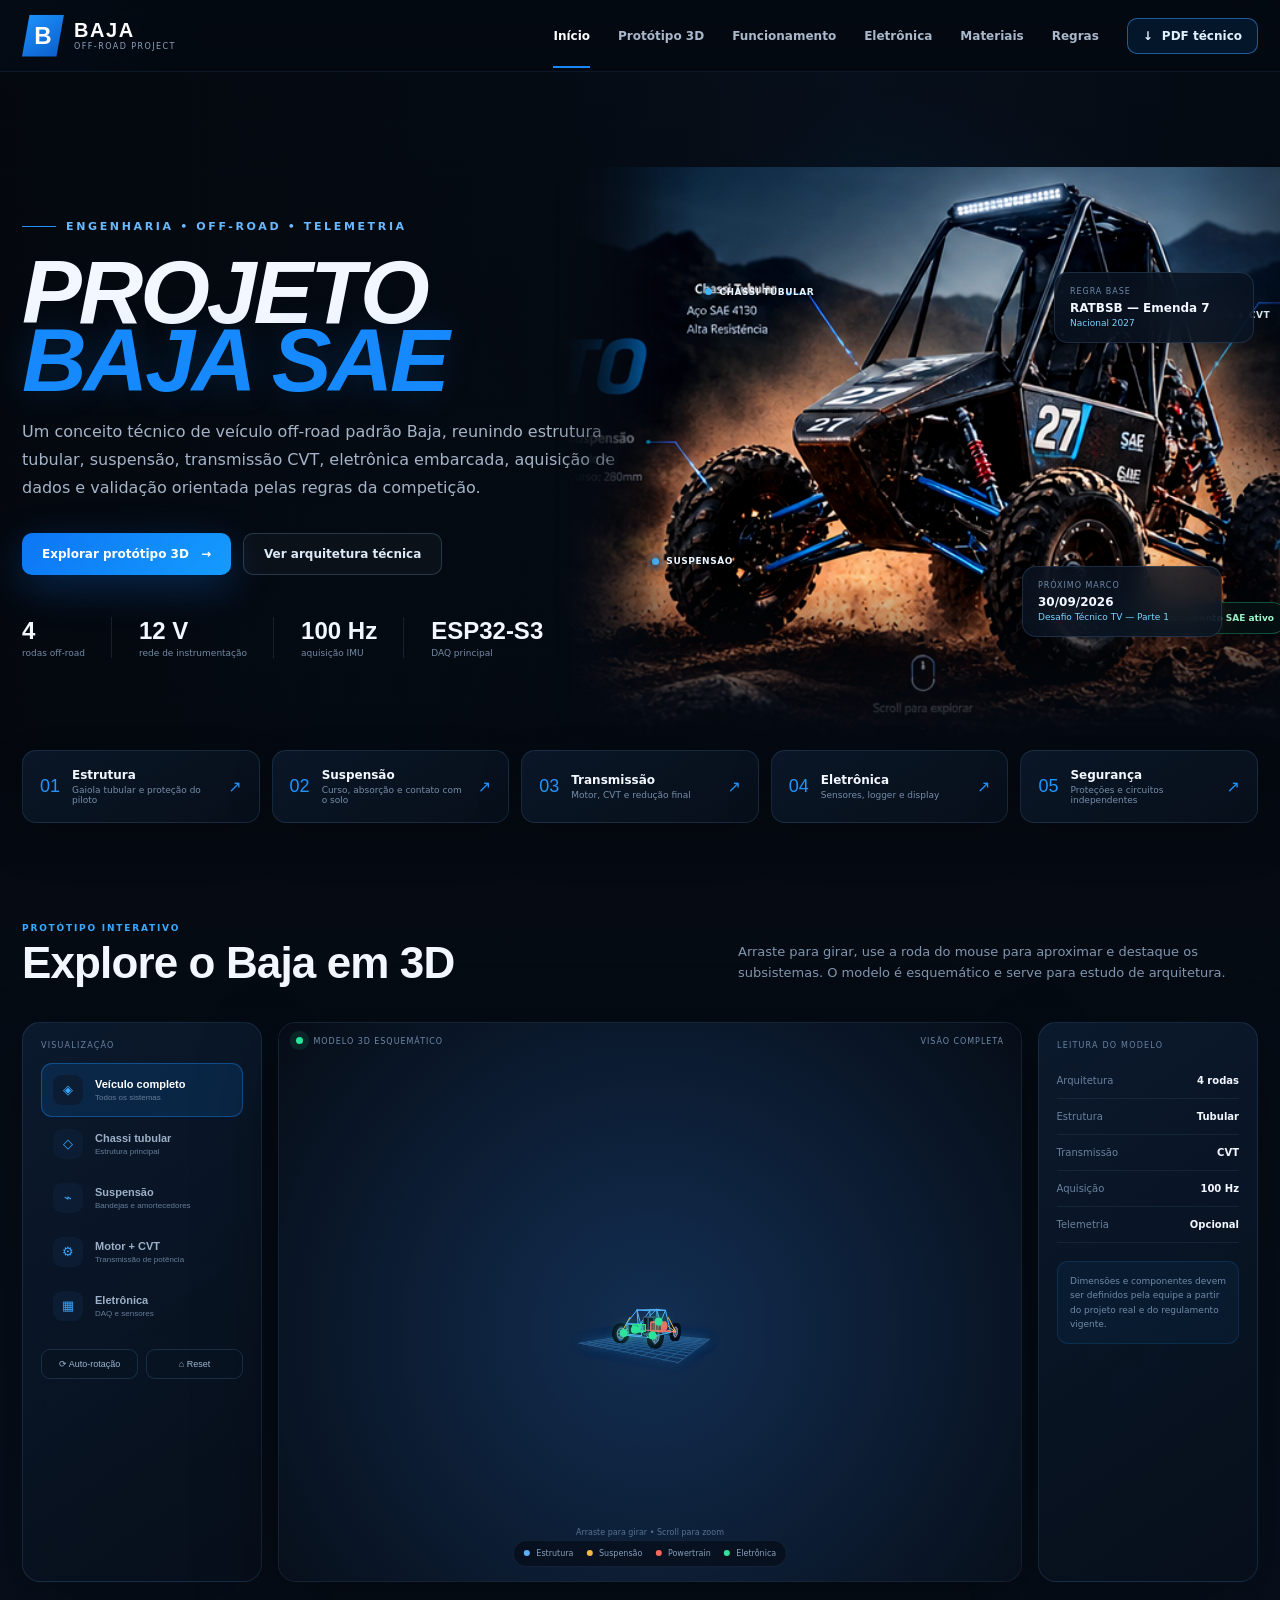
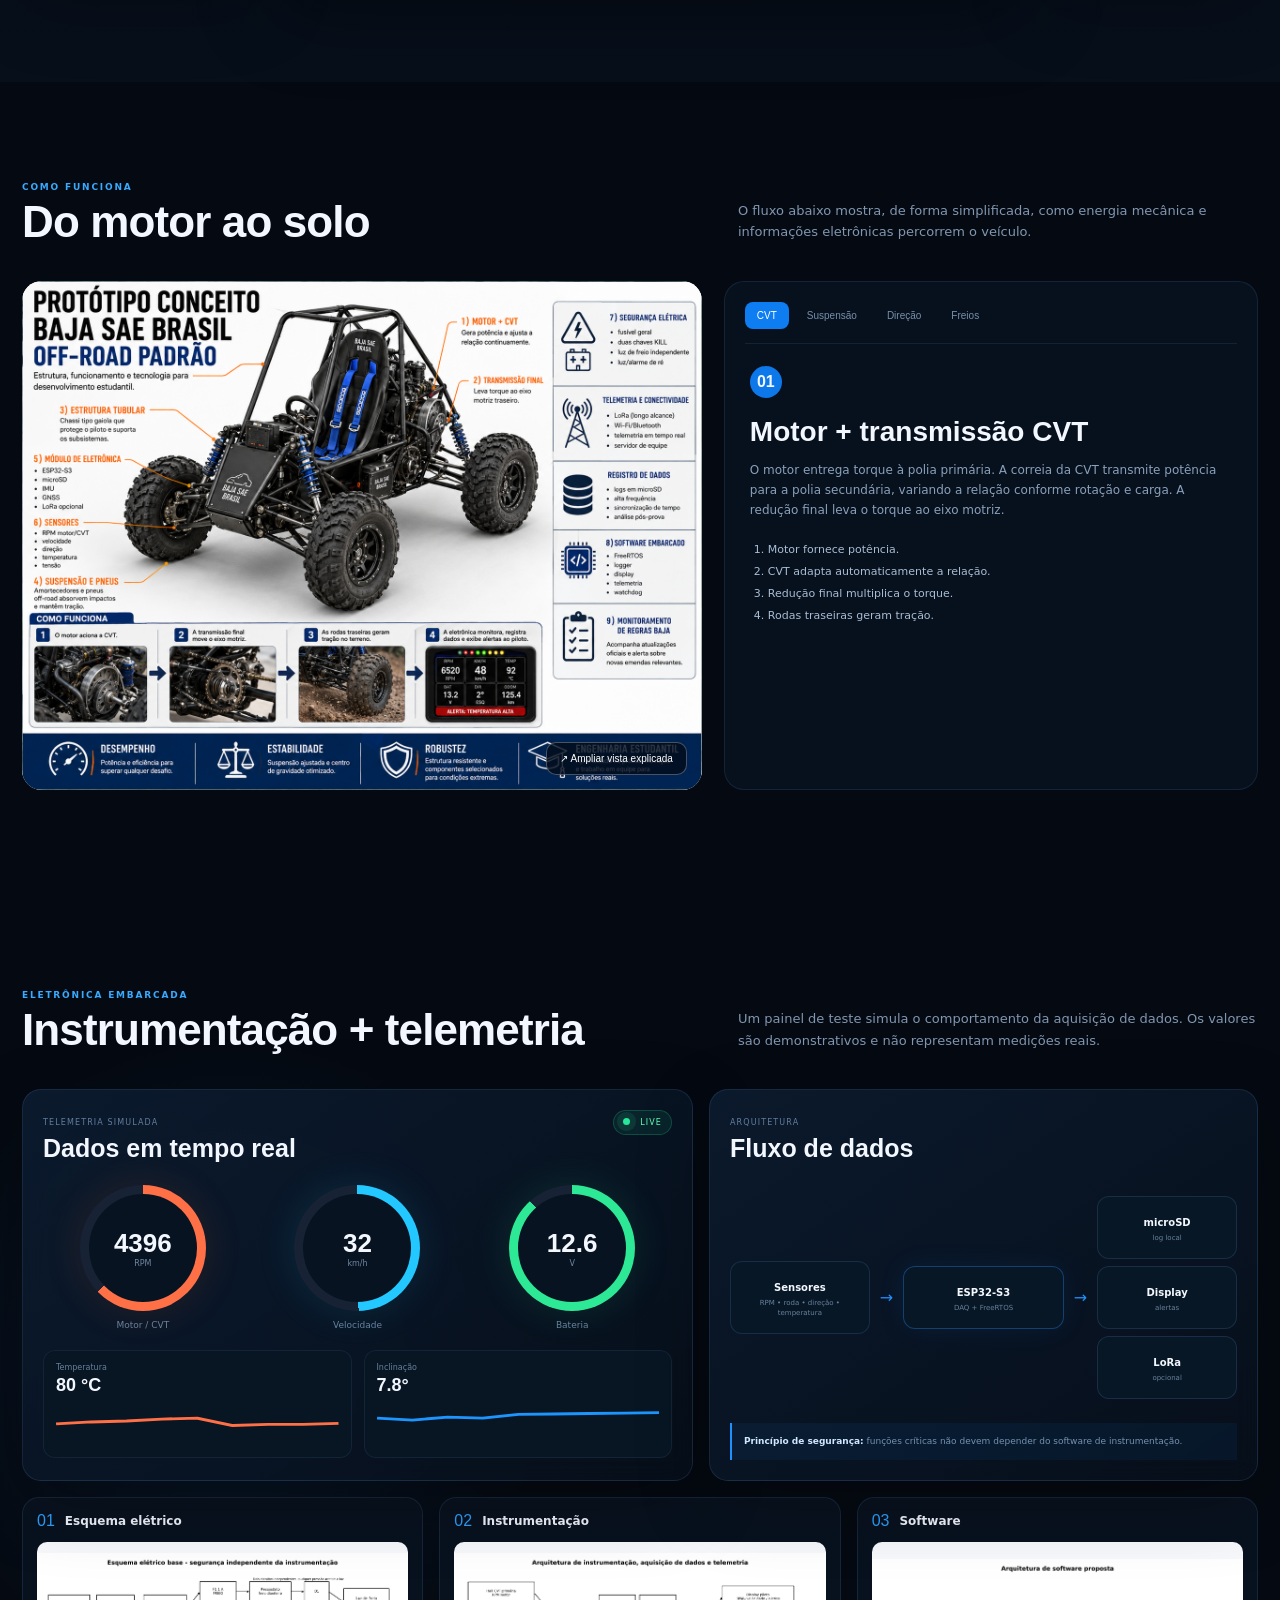
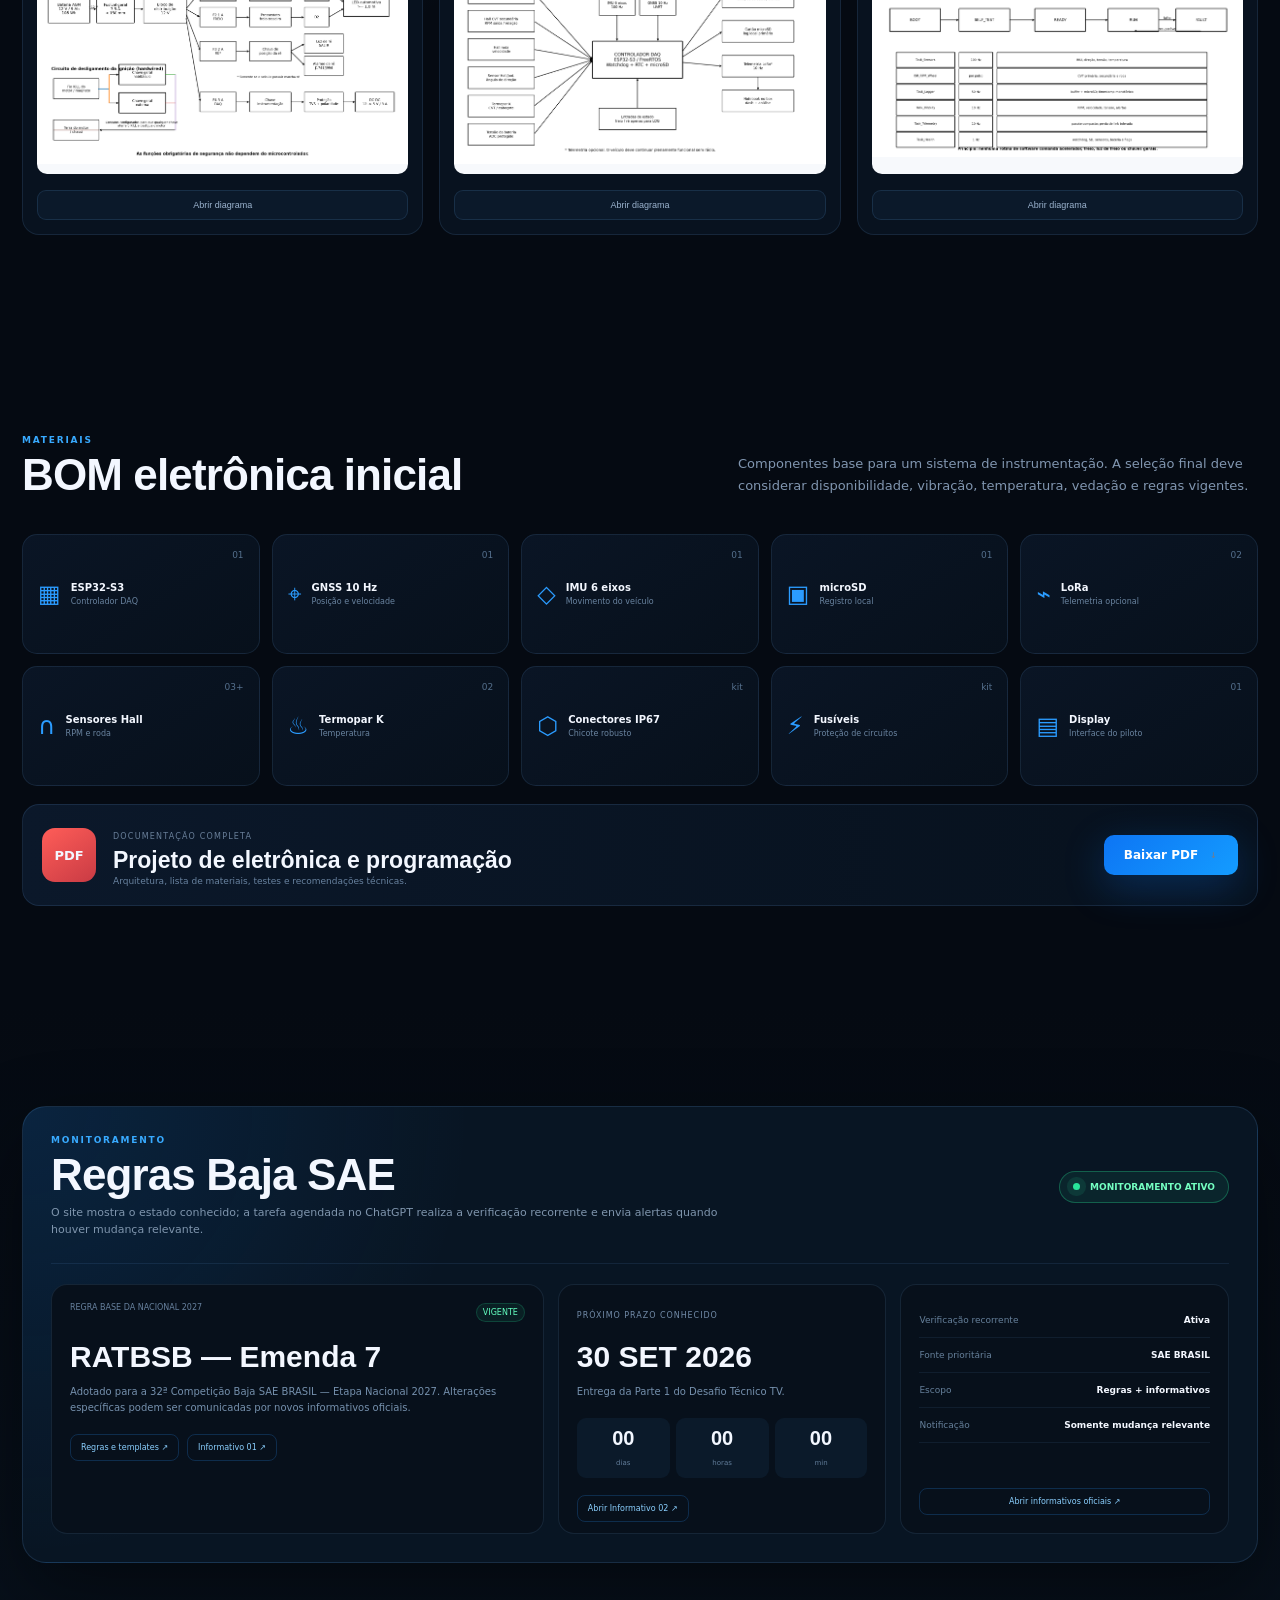
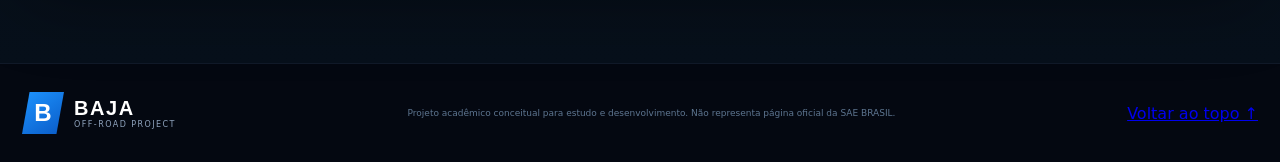
<file: index.html>
<!doctype html>
<html lang="pt-BR">
<head>
  <meta charset="utf-8" />
  <meta name="viewport" content="width=device-width, initial-scale=1" />
  <meta name="theme-color" content="#050b14" />
  <meta name="description" content="Projeto conceitual Baja SAE Brasil com protótipo 3D interativo, eletrônica, telemetria, materiais e monitoramento de regras." />
  <title>Baja SAE — Projeto Off-Road</title>
<link rel="stylesheet" href="css/style.css">

</head>
<body>
  <div class="cursor-glow" aria-hidden="true"></div>

  <header class="topbar">
    <div class="wrap nav-inner">
      <a class="brand" href="#inicio" aria-label="Ir para o início">
        <span class="brand-symbol">B</span>
        <span class="brand-copy"><b>BAJA</b><small>OFF-ROAD PROJECT</small></span>
      </a>
      <button class="mobile-menu" type="button" aria-label="Abrir menu">☰</button>
      <nav class="nav-links" aria-label="Navegação principal">
        <a class="active" href="#inicio">Início</a>
        <a href="#prototipo">Protótipo 3D</a>
        <a href="#funcionamento">Funcionamento</a>
        <a href="#eletronica">Eletrônica</a>
        <a href="#materiais">Materiais</a>
        <a href="#regras">Regras</a>
      </nav>
      <a class="nav-cta" href="assets/projeto-baja.pdf" download>
        <span>↓</span> PDF técnico
      </a>
    </div>
  </header>

  <main>
    <section class="hero" id="inicio">
      <div class="hero-grid-overlay" aria-hidden="true"></div>
      <div class="wrap hero-layout">
        <div class="hero-copy reveal">
          <div class="hero-kicker"><i></i> ENGENHARIA • OFF-ROAD • TELEMETRIA</div>
          <h1>PROJETO<br><span>BAJA SAE</span></h1>
          <p class="hero-lead">Um conceito técnico de veículo off-road padrão Baja, reunindo estrutura tubular, suspensão, transmissão CVT, eletrônica embarcada, aquisição de dados e validação orientada pelas regras da competição.</p>
          <div class="hero-actions">
            <a href="#prototipo" class="btn primary">Explorar protótipo 3D <span>→</span></a>
            <a href="SAE BRASIL/baja.html" class="btn ghost">Ver arquitetura técnica</a>
          </div>
          <div class="hero-metrics">
            <div><strong>4</strong><small>rodas off-road</small></div>
            <div><strong>12 V</strong><small>rede de instrumentação</small></div>
            <div><strong>100 Hz</strong><small>aquisição IMU</small></div>
            <div><strong>ESP32-S3</strong><small>DAQ principal</small></div>
          </div>
        </div>

        <div class="hero-showcase reveal">
          <div class="showcase-shell">
            <img src="assets/hero-baja.png" alt="Exemplo visual de veículo Baja SAE em terreno off-road" />
            <div class="showcase-vignette"></div>
            <span class="pin pin-a"><i></i><b>Chassi tubular</b></span>
            <span class="pin pin-b"><i></i><b>Motor + CVT</b></span>
            <span class="pin pin-c"><i></i><b>Suspensão</b></span>
            <div class="hero-rule-chip"><span class="pulse"></span> Monitoramento SAE ativo</div>
          </div>
          <div class="floating-card floating-a">
            <span>REGRA BASE</span><b>RATBSB — Emenda 7</b><small>Nacional 2027</small>
          </div>
          <div class="floating-card floating-b">
            <span>PRÓXIMO MARCO</span><b>30/09/2026</b><small>Desafio Técnico TV — Parte 1</small>
          </div>
        </div>
      </div>
    </section>

    <section class="feature-strip">
      <div class="wrap feature-grid">
        <article class="feature-card reveal"><span>01</span><div><b>Estrutura</b><small>Gaiola tubular e proteção do piloto</small></div><em>↗</em></article>
        <article class="feature-card reveal"><span>02</span><div><b>Suspensão</b><small>Curso, absorção e contato com o solo</small></div><em>↗</em></article>
        <article class="feature-card reveal"><span>03</span><div><b>Transmissão</b><small>Motor, CVT e redução final</small></div><em>↗</em></article>
        <article class="feature-card reveal"><span>04</span><div><b>Eletrônica</b><small>Sensores, logger e display</small></div><em>↗</em></article>
        <article class="feature-card reveal"><span>05</span><div><b>Segurança</b><small>Proteções e circuitos independentes</small></div><em>↗</em></article>
      </div>
    </section>

    <section class="section section-dark" id="prototipo">
      <div class="wrap">
        <div class="section-head reveal">
          <div><span class="eyebrow">PROTÓTIPO INTERATIVO</span><h2>Explore o Baja em 3D</h2></div>
          <p>Arraste para girar, use a roda do mouse para aproximar e destaque os subsistemas. O modelo é esquemático e serve para estudo de arquitetura.</p>
        </div>

        <div class="prototype-grid">
          <aside class="parts-panel glass reveal">
            <span class="panel-label">VISUALIZAÇÃO</span>
            <button class="part-btn active" data-focus="all"><i>◈</i><span><b>Veículo completo</b><small>Todos os sistemas</small></span></button>
            <button class="part-btn" data-focus="frame"><i>◇</i><span><b>Chassi tubular</b><small>Estrutura principal</small></span></button>
            <button class="part-btn" data-focus="susp"><i>⌁</i><span><b>Suspensão</b><small>Bandejas e amortecedores</small></span></button>
            <button class="part-btn" data-focus="power"><i>⚙</i><span><b>Motor + CVT</b><small>Transmissão de potência</small></span></button>
            <button class="part-btn" data-focus="electronics"><i>▦</i><span><b>Eletrônica</b><small>DAQ e sensores</small></span></button>
            <div class="panel-actions">
              <button id="autoRotate" type="button">⟳ Auto-rotação</button>
              <button id="reset3d" type="button">⌂ Reset</button>
            </div>
          </aside>

          <div class="viewer-card reveal">
            <div class="viewer-topline"><span><i class="live"></i> MODELO 3D ESQUEMÁTICO</span><span id="viewerState">VISÃO COMPLETA</span></div>
            <canvas id="baja3d" aria-label="Modelo 3D esquemático interativo do veículo Baja"></canvas>
            <div class="viewer-hint">Arraste para girar • Scroll para zoom</div>
            <div class="viewer-legend"><span><i class="c-frame"></i> Estrutura</span><span><i class="c-susp"></i> Suspensão</span><span><i class="c-power"></i> Powertrain</span><span><i class="c-elec"></i> Eletrônica</span></div>
          </div>

          <aside class="dimension-card glass reveal">
            <span class="panel-label">LEITURA DO MODELO</span>
            <div class="dimension-row"><span>Arquitetura</span><b>4 rodas</b></div>
            <div class="dimension-row"><span>Estrutura</span><b>Tubular</b></div>
            <div class="dimension-row"><span>Transmissão</span><b>CVT</b></div>
            <div class="dimension-row"><span>Aquisição</span><b>100 Hz</b></div>
            <div class="dimension-row"><span>Telemetria</span><b>Opcional</b></div>
            <div class="dimension-note">Dimensões e componentes devem ser definidos pela equipe a partir do projeto real e do regulamento vigente.</div>
          </aside>
        </div>
      </div>
    </section>

    <section class="section" id="funcionamento">
      <div class="wrap">
        <div class="section-head reveal">
          <div><span class="eyebrow">COMO FUNCIONA</span><h2>Do motor ao solo</h2></div>
          <p>O fluxo abaixo mostra, de forma simplificada, como energia mecânica e informações eletrônicas percorrem o veículo.</p>
        </div>
        <div class="function-grid">
          <div class="function-visual reveal">
            <img src="assets/funcionamento-sistemas.png" alt="Infográfico explicando os sistemas de um Baja SAE" />
            <button class="image-zoom" data-image="assets/funcionamento-sistemas.png">↗ Ampliar vista explicada</button>
          </div>
          <div class="function-tabs reveal">
            <div class="tab-buttons" role="tablist">
              <button class="tab active" data-tab="cvt">CVT</button>
              <button class="tab" data-tab="suspensao">Suspensão</button>
              <button class="tab" data-tab="direcao">Direção</button>
              <button class="tab" data-tab="freios">Freios</button>
            </div>
            <div class="tab-content active" data-content="cvt">
              <span class="tab-index">01</span><h3>Motor + transmissão CVT</h3>
              <p>O motor entrega torque à polia primária. A correia da CVT transmite potência para a polia secundária, variando a relação conforme rotação e carga. A redução final leva o torque ao eixo motriz.</p>
              <ol><li>Motor fornece potência.</li><li>CVT adapta automaticamente a relação.</li><li>Redução final multiplica o torque.</li><li>Rodas traseiras geram tração.</li></ol>
            </div>
            <div class="tab-content" data-content="suspensao">
              <span class="tab-index">02</span><h3>Suspensão independente</h3>
              <p>As bandejas controlam o movimento das rodas e os amortecedores dissipam energia dos impactos. O objetivo é preservar contato do pneu com o solo, estabilidade e controle.</p>
              <ol><li>Bandejas guiam a roda.</li><li>Mola sustenta a massa.</li><li>Amortecedor controla oscilações.</li><li>Geometria influencia estabilidade.</li></ol>
            </div>
            <div class="tab-content" data-content="direcao">
              <span class="tab-index">03</span><h3>Sistema de direção</h3>
              <p>O volante transfere movimento ao mecanismo de direção e às barras, alterando o ângulo das rodas dianteiras. Geometria e folgas devem ser controladas para garantir precisão e segurança.</p>
              <ol><li>Entrada pelo volante.</li><li>Mecanismo converte o movimento.</li><li>Barras acionam as mangas.</li><li>Rodas esterçam de forma coordenada.</li></ol>
            </div>
            <div class="tab-content" data-content="freios">
              <span class="tab-index">04</span><h3>Sistema de freios</h3>
              <p>O pedal pressuriza o circuito hidráulico e os cálipers convertem pressão em força de frenagem nos discos. A instrumentação pode registrar estado e pressão sem assumir funções críticas.</p>
              <ol><li>Piloto aplica força no pedal.</li><li>Cilindro mestre gera pressão.</li><li>Cálipers comprimem pastilhas.</li><li>Discos dissipam energia.</li></ol>
            </div>
          </div>
        </div>
      </div>
    </section>

    <section class="section section-dashboard" id="eletronica">
      <div class="wrap">
        <div class="section-head reveal">
          <div><span class="eyebrow">ELETRÔNICA EMBARCADA</span><h2>Instrumentação + telemetria</h2></div>
          <p>Um painel de teste simula o comportamento da aquisição de dados. Os valores são demonstrativos e não representam medições reais.</p>
        </div>

        <div class="dash-grid">
          <article class="telemetry-card glass reveal">
            <div class="card-title"><div><span>TELEMETRIA SIMULADA</span><h3>Dados em tempo real</h3></div><span class="status-live"><i></i> LIVE</span></div>
            <div class="gauges">
              <div class="gauge"><div class="gauge-ring" data-gauge="rpm"><div><b id="rpmValue">3820</b><small>RPM</small></div></div><span>Motor / CVT</span></div>
              <div class="gauge"><div class="gauge-ring cyan" data-gauge="speed"><div><b id="speedValue">28</b><small>km/h</small></div></div><span>Velocidade</span></div>
              <div class="gauge"><div class="gauge-ring green" data-gauge="battery"><div><b id="batteryValue">12.6</b><small>V</small></div></div><span>Bateria</span></div>
            </div>
            <div class="mini-charts">
              <div><span>Temperatura</span><b id="tempValue">82 °C</b><svg viewBox="0 0 160 42" preserveAspectRatio="none"><polyline id="tempLine" points="0,30 20,29 40,27 60,26 80,24 100,22 120,20 140,19 160,17"/></svg></div>
              <div><span>Inclinação</span><b id="tiltValue">7.4°</b><svg viewBox="0 0 160 42" preserveAspectRatio="none"><polyline id="tiltLine" points="0,22 20,24 40,20 60,23 80,18 100,20 120,17 140,18 160,14"/></svg></div>
            </div>
          </article>

          <article class="architecture-card glass reveal">
            <div class="card-title"><div><span>ARQUITETURA</span><h3>Fluxo de dados</h3></div></div>
            <div class="architecture-flow">
              <div class="arch-node sensor"><b>Sensores</b><small>RPM • roda • direção • temperatura</small></div>
              <span>→</span>
              <div class="arch-node core"><b>ESP32-S3</b><small>DAQ + FreeRTOS</small></div>
              <span>→</span>
              <div class="arch-stack"><div class="arch-node"><b>microSD</b><small>log local</small></div><div class="arch-node"><b>Display</b><small>alertas</small></div><div class="arch-node"><b>LoRa</b><small>opcional</small></div></div>
            </div>
            <div class="safety-note"><b>Princípio de segurança:</b> funções críticas não devem depender do software de instrumentação.</div>
          </article>
        </div>

        <div class="diagram-grid">
          <article class="diagram-card reveal"><div><span>01</span><h3>Esquema elétrico</h3></div><img src="assets/esquema-eletrico.png" alt="Esquema elétrico base"><button data-image="assets/esquema-eletrico.png">Abrir diagrama</button></article>
          <article class="diagram-card reveal"><div><span>02</span><h3>Instrumentação</h3></div><img src="assets/instrumentacao.png" alt="Arquitetura de instrumentação"><button data-image="assets/instrumentacao.png">Abrir diagrama</button></article>
          <article class="diagram-card reveal"><div><span>03</span><h3>Software</h3></div><img src="assets/arquitetura-software.png" alt="Arquitetura de software"><button data-image="assets/arquitetura-software.png">Abrir diagrama</button></article>
        </div>
      </div>
    </section>

    <section class="section" id="materiais">
      <div class="wrap">
        <div class="section-head reveal">
          <div><span class="eyebrow">MATERIAIS</span><h2>BOM eletrônica inicial</h2></div>
          <p>Componentes base para um sistema de instrumentação. A seleção final deve considerar disponibilidade, vibração, temperatura, vedação e regras vigentes.</p>
        </div>
        <div class="bom-grid reveal">
          <article><i>▦</i><span><b>ESP32-S3</b><small>Controlador DAQ</small></span><em>01</em></article>
          <article><i>⌖</i><span><b>GNSS 10 Hz</b><small>Posição e velocidade</small></span><em>01</em></article>
          <article><i>◇</i><span><b>IMU 6 eixos</b><small>Movimento do veículo</small></span><em>01</em></article>
          <article><i>▣</i><span><b>microSD</b><small>Registro local</small></span><em>01</em></article>
          <article><i>⌁</i><span><b>LoRa</b><small>Telemetria opcional</small></span><em>02</em></article>
          <article><i>∩</i><span><b>Sensores Hall</b><small>RPM e roda</small></span><em>03+</em></article>
          <article><i>♨</i><span><b>Termopar K</b><small>Temperatura</small></span><em>02</em></article>
          <article><i>⬡</i><span><b>Conectores IP67</b><small>Chicote robusto</small></span><em>kit</em></article>
          <article><i>⚡</i><span><b>Fusíveis</b><small>Proteção de circuitos</small></span><em>kit</em></article>
          <article><i>▤</i><span><b>Display</b><small>Interface do piloto</small></span><em>01</em></article>
        </div>
        <div class="pdf-banner reveal">
          <div class="pdf-icon">PDF</div>
          <div><span>DOCUMENTAÇÃO COMPLETA</span><h3>Projeto de eletrônica e programação</h3><p>Arquitetura, lista de materiais, testes e recomendações técnicas.</p></div>
          <a href="assets/projeto-baja.pdf" class="btn primary" download>Baixar PDF <span>↓</span></a>
        </div>
      </div>
    </section>

    <section class="section rules-section" id="regras">
      <div class="wrap">
        <div class="rules-shell reveal">
          <div class="rules-heading">
            <div><span class="eyebrow">MONITORAMENTO</span><h2>Regras Baja SAE</h2><p>O site mostra o estado conhecido; a tarefa agendada no ChatGPT realiza a verificação recorrente e envia alertas quando houver mudança relevante.</p></div>
            <span class="monitor-badge"><i></i> MONITORAMENTO ATIVO</span>
          </div>

          <div class="rules-grid">
            <article class="rule-current">
              <div class="rule-top"><span>REGRA BASE DA NACIONAL 2027</span><em>VIGENTE</em></div>
              <h3>RATBSB — Emenda 7</h3>
              <p>Adotado para a 32ª Competição Baja SAE BRASIL — Etapa Nacional 2027. Alterações específicas podem ser comunicadas por novos informativos oficiais.</p>
              <div class="rule-actions"><a target="_blank" rel="noreferrer" href="https://saebrasil.org.br/programas-estudantis/baja-sae-brasil/regras-e-templates/">Regras e templates ↗</a><a target="_blank" rel="noreferrer" href="https://arquivos.saebrasil.org.br/2027/BajaNacional/Informativo01-AdocaodoRATBSBEmenda7.pdf">Informativo 01 ↗</a></div>
            </article>

            <article class="deadline-card">
              <span>PRÓXIMO PRAZO CONHECIDO</span><h3>30 SET 2026</h3><p>Entrega da Parte 1 do Desafio Técnico TV.</p>
              <div class="countdown"><div><b id="daysLeft">--</b><small>dias</small></div><div><b id="hoursLeft">--</b><small>horas</small></div><div><b id="minsLeft">--</b><small>min</small></div></div>
              <a target="_blank" rel="noreferrer" href="https://arquivos.saebrasil.org.br/2027/BajaNacional/Informativo02-InformacoessobreaprovadeRelatoriodeDesafioTecnicoParte1.pdf">Abrir Informativo 02 ↗</a>
            </article>

            <article class="monitor-card">
              <div class="monitor-row"><span>Verificação recorrente</span><b>Ativa</b></div>
              <div class="monitor-row"><span>Fonte prioritária</span><b>SAE BRASIL</b></div>
              <div class="monitor-row"><span>Escopo</span><b>Regras + informativos</b></div>
              <div class="monitor-row"><span>Notificação</span><b>Somente mudança relevante</b></div>
              <a target="_blank" rel="noreferrer" href="https://saebrasil.org.br/programas-estudantis/baja-sae-brasil/mensagens-e-informativos/">Abrir informativos oficiais ↗</a>
            </article>
          </div>
        </div>
      </div>
    </section>
  </main>

  <footer class="footer">
    <div class="wrap footer-grid">
      <div class="brand footer-brand"><span class="brand-symbol">B</span><span class="brand-copy"><b>BAJA</b><small>OFF-ROAD PROJECT</small></span></div>
      <p>Projeto acadêmico conceitual para estudo e desenvolvimento. Não representa página oficial da SAE BRASIL.</p>
      <a href="#inicio">Voltar ao topo ↑</a>
    </div>
  </footer>

  <dialog id="imageModal">
    <button class="modal-close" type="button" aria-label="Fechar">×</button>
    <img alt="Visualização ampliada" />
  </dialog>

  <script src="js/script.js" defer></script>

</body>
</html>
</file>
<file: css/style.css>
:root{
  --bg:#050a12;--bg2:#07101d;--panel:#0a1526;--panel2:#0e1b2f;--line:rgba(129,175,230,.14);
  --text:#f3f7ff;--muted:#8fa3bd;--blue:#1689ff;--blue2:#41b5ff;--cyan:#35d7ff;--green:#28e69a;
  --orange:#ff8a26;--red:#ff5b63;--radius:22px;--shadow:0 30px 80px rgba(0,0,0,.42)
}
*{box-sizing:border-box}html{scroll-behavior:smooth}body{margin:0;background:var(--bg);color:var(--text);font-family:Inter,system-ui,-apple-system,Segoe UI,Roboto,Arial,sans-serif;overflow-x:hidden}.wrap{width:min(1240px,calc(100% - 44px));margin:auto}.cursor-glow{position:fixed;width:420px;height:420px;border-radius:50%;background:radial-gradient(circle,rgba(22,137,255,.11),transparent 68%);pointer-events:none;z-index:0;transform:translate(-50%,-50%);opacity:.8}.topbar{position:sticky;top:0;height:72px;z-index:90;background:rgba(4,9,17,.78);backdrop-filter:blur(20px);border-bottom:1px solid rgba(113,163,225,.1)}.nav-inner{height:100%;display:flex;align-items:center;gap:28px}.brand{display:flex;align-items:center;gap:10px;color:white;text-decoration:none;min-width:178px}.brand-symbol{display:grid;place-items:center;width:42px;height:42px;background:linear-gradient(145deg,#1d94ff,#0a5bc7);font-family:Rajdhani,sans-serif;font-weight:700;font-size:24px;clip-path:polygon(18% 0,100% 0,82% 100%,0 100%);box-shadow:0 0 32px rgba(22,137,255,.28)}.brand-copy{display:flex;flex-direction:column;line-height:1}.brand-copy b{font-family:Rajdhani,sans-serif;font-size:20px;letter-spacing:.08em}.brand-copy small{font-size:8px;letter-spacing:.18em;color:#8fa3bd;margin-top:3px}.nav-links{display:flex;align-items:center;justify-content:center;gap:28px;margin-left:auto}.nav-links a{color:#a9b8cb;text-decoration:none;font-size:12px;font-weight:600;position:relative;transition:.2s}.nav-links a:hover,.nav-links a.active{color:white}.nav-links a:after{content:"";position:absolute;left:0;right:100%;height:2px;bottom:-25px;background:var(--blue);transition:.25s}.nav-links a.active:after,.nav-links a:hover:after{right:0}.nav-cta{display:inline-flex;align-items:center;gap:9px;border:1px solid rgba(47,156,255,.55);background:rgba(22,137,255,.11);color:#dff2ff;text-decoration:none;padding:10px 15px;border-radius:10px;font-size:12px;font-weight:700}.mobile-menu{display:none;margin-left:auto;border:0;background:transparent;color:white;font-size:25px}.hero{position:relative;min-height:720px;display:flex;align-items:center;overflow:hidden;background:radial-gradient(circle at 72% 42%,rgba(21,114,220,.17),transparent 28%),radial-gradient(circle at 18% 80%,rgba(31,138,236,.08),transparent 36%),linear-gradient(180deg,#07111e,#050a12)}.hero:before{content:"";position:absolute;inset:0;background:linear-gradient(90deg,rgba(4,8,14,.96) 0,rgba(4,8,14,.7) 40%,rgba(4,8,14,.2) 67%,rgba(4,8,14,.75) 100%);z-index:1}.hero-grid-overlay{position:absolute;inset:0;background-image:linear-gradient(rgba(68,132,200,.055) 1px,transparent 1px),linear-gradient(90deg,rgba(68,132,200,.055) 1px,transparent 1px);background-size:48px 48px;mask-image:linear-gradient(to right,black,transparent 75%)}.hero-layout{position:relative;z-index:3;display:grid;grid-template-columns:48% 52%;align-items:center;min-height:720px}.hero-copy{padding:84px 0 70px}.hero-kicker{font-size:11px;font-weight:700;letter-spacing:.24em;color:#68b9ff;display:flex;align-items:center;gap:10px}.hero-kicker i{width:34px;height:1px;background:#1f92ff}.hero h1{font-family:Rajdhani,sans-serif;font-size:clamp(70px,7vw,112px);font-style:italic;line-height:.76;letter-spacing:-.035em;margin:25px 0 24px}.hero h1 span{color:var(--blue);text-shadow:0 0 35px rgba(22,137,255,.2)}.hero-lead{max-width:650px;color:#a5b4c8;font-size:16px;line-height:1.75;margin:0}.hero-actions{display:flex;gap:12px;margin-top:31px;flex-wrap:wrap}.btn{display:inline-flex;align-items:center;justify-content:center;gap:12px;padding:13px 20px;border-radius:10px;text-decoration:none;font-size:12px;font-weight:800;transition:.2s}.btn:hover{transform:translateY(-2px)}.btn.primary{background:linear-gradient(135deg,#0d75f4,#149cff);color:white;box-shadow:0 12px 40px rgba(13,117,244,.28)}.btn.ghost{border:1px solid rgba(140,184,233,.23);background:rgba(255,255,255,.03);color:#dbe9f8}.hero-metrics{display:flex;gap:27px;margin-top:42px}.hero-metrics div{display:flex;flex-direction:column;padding-right:26px;border-right:1px solid rgba(121,168,219,.15)}.hero-metrics div:last-child{border-right:0}.hero-metrics strong{font-family:Rajdhani,sans-serif;font-size:24px}.hero-metrics small{color:#738aa6;font-size:9px;margin-top:3px}.hero-showcase{position:relative;height:610px}.showcase-shell{position:absolute;inset:40px -180px 0 -60px;border-radius:30px;overflow:hidden;mask-image:linear-gradient(to right,transparent 0,black 12%,black 83%,transparent 100%)}.showcase-shell img{width:100%;height:100%;object-fit:cover;object-position:center;filter:saturate(1.08) contrast(1.07)}.showcase-vignette{position:absolute;inset:0;background:linear-gradient(90deg,#050a12 0,transparent 16%,transparent 70%,#050a12 100%),linear-gradient(0deg,#050a12 0,transparent 28%)}.pin{position:absolute;display:flex;align-items:center;gap:7px;color:#e9f5ff;font-size:9px;text-transform:uppercase;letter-spacing:.06em;filter:drop-shadow(0 2px 4px #000)}.pin i{width:7px;height:7px;border-radius:50%;background:var(--blue2);box-shadow:0 0 0 5px rgba(50,166,255,.12)}.pin-a{left:17%;top:21%}.pin-b{right:19%;top:25%}.pin-c{left:11%;bottom:30%}.hero-rule-chip{position:absolute;right:17%;bottom:18%;padding:10px 13px;border:1px solid rgba(48,227,156,.32);background:rgba(4,20,22,.72);backdrop-filter:blur(12px);border-radius:999px;font-size:9px;font-weight:700;color:#a3ffd3}.pulse,.status-live i,.monitor-badge i,.live{display:inline-block;width:7px;height:7px;background:var(--green);border-radius:50%;margin-right:7px;box-shadow:0 0 0 6px rgba(40,230,154,.1)}.floating-card{position:absolute;z-index:4;width:200px;padding:14px 15px;background:rgba(9,19,33,.84);border:1px solid rgba(112,172,235,.18);backdrop-filter:blur(16px);border-radius:14px;box-shadow:0 22px 60px rgba(0,0,0,.3);display:flex;flex-direction:column}.floating-card span{font-size:8px;color:#6d87a8;letter-spacing:.12em}.floating-card b{font-size:12px;margin-top:5px}.floating-card small{font-size:9px;color:#78d5ff;margin-top:3px}.floating-a{right:4px;top:145px}.floating-b{right:36px;bottom:100px}.feature-strip{position:relative;z-index:5;margin-top:-42px}.feature-grid{display:grid;grid-template-columns:repeat(5,1fr);gap:12px}.feature-card{background:linear-gradient(150deg,rgba(10,23,40,.98),rgba(7,15,26,.96));border:1px solid rgba(105,160,220,.16);border-radius:14px;padding:17px;display:flex;align-items:center;gap:12px;box-shadow:0 18px 40px rgba(0,0,0,.25)}.feature-card>span{font-family:Rajdhani,sans-serif;color:#2295ff;font-size:18px}.feature-card div{display:flex;flex-direction:column}.feature-card b{font-size:12px}.feature-card small{font-size:9px;color:#768da9;margin-top:3px}.feature-card em{margin-left:auto;color:#1f95ff;font-style:normal}.section{padding:100px 0;position:relative;z-index:2}.section-dark{background:linear-gradient(180deg,#050a12,#070f1b)}.section-head{display:flex;justify-content:space-between;align-items:flex-end;gap:40px;margin-bottom:38px}.eyebrow{display:block;font-size:9px;letter-spacing:.2em;color:#38aaff;font-weight:800;margin-bottom:9px}.section-head h2,.rules-heading h2{font-family:Rajdhani,sans-serif;font-size:44px;line-height:.95;margin:0;letter-spacing:-.02em}.section-head>p{max-width:520px;margin:0;color:#8196b0;line-height:1.65;font-size:13px}.glass{background:linear-gradient(145deg,rgba(13,29,50,.84),rgba(7,15,27,.9));border:1px solid rgba(103,157,217,.16);box-shadow:0 24px 70px rgba(0,0,0,.26);backdrop-filter:blur(12px)}.prototype-grid{display:grid;grid-template-columns:240px 1fr 220px;gap:16px}.parts-panel,.dimension-card{border-radius:18px;padding:18px}.panel-label{display:block;color:#68829f;font-size:8px;letter-spacing:.15em;margin-bottom:13px}.part-btn{width:100%;display:flex;align-items:center;gap:12px;border:1px solid transparent;background:transparent;color:#9cb0c8;border-radius:11px;padding:11px;text-align:left;cursor:pointer;transition:.2s}.part-btn i{width:30px;height:30px;border-radius:9px;display:grid;place-items:center;background:#0c1d33;color:#39a7ff;font-style:normal}.part-btn span{display:flex;flex-direction:column}.part-btn b{font-size:11px}.part-btn small{font-size:8px;color:#647d9a;margin-top:3px}.part-btn:hover,.part-btn.active{color:#fff;background:rgba(18,137,255,.14);border-color:rgba(28,146,255,.38)}.panel-actions{display:grid;grid-template-columns:1fr 1fr;gap:8px;margin-top:16px}.panel-actions button{border:1px solid rgba(113,171,231,.18);background:#071321;color:#9eb5d0;border-radius:9px;padding:9px;font-size:9px;cursor:pointer}.viewer-card{height:560px;position:relative;border:1px solid rgba(105,160,220,.17);border-radius:18px;overflow:hidden;background:radial-gradient(circle at 50% 48%,#10294a,#050a12 68%);box-shadow:var(--shadow)}.viewer-card:before{content:"";position:absolute;inset:0;background-image:linear-gradient(rgba(69,135,202,.06) 1px,transparent 1px),linear-gradient(90deg,rgba(69,135,202,.06) 1px,transparent 1px);background-size:42px 42px;mask-image:linear-gradient(to bottom,transparent,black 30%,black 80%,transparent)}#baja3d{width:100%;height:100%;display:block;position:relative;z-index:1;cursor:grab}#baja3d:active{cursor:grabbing}.viewer-topline{position:absolute;z-index:3;left:17px;right:17px;top:14px;display:flex;justify-content:space-between;font-size:8px;letter-spacing:.12em;color:#6f89a9}.viewer-hint{position:absolute;z-index:3;left:50%;transform:translateX(-50%);bottom:44px;color:#59728f;font-size:8px}.viewer-legend{position:absolute;z-index:3;left:50%;transform:translateX(-50%);bottom:14px;display:flex;gap:13px;background:rgba(5,12,22,.66);border:1px solid rgba(102,157,215,.12);padding:8px 10px;border-radius:999px;font-size:8px;color:#869fba}.viewer-legend i{display:inline-block;width:6px;height:6px;border-radius:50%;margin-right:4px}.c-frame{background:#5cb1ff}.c-susp{background:#f3bb44}.c-power{background:#ff685f}.c-elec{background:#2be69a}.dimension-row{padding:12px 0;border-bottom:1px solid rgba(115,164,215,.1);display:flex;justify-content:space-between;font-size:10px}.dimension-row span{color:#69819e}.dimension-row b{font-size:10px}.dimension-note{margin-top:18px;padding:12px;background:rgba(14,88,154,.1);border:1px solid rgba(39,147,248,.15);border-radius:11px;color:#6f8ba9;font-size:9px;line-height:1.6}.function-grid{display:grid;grid-template-columns:1.12fr .88fr;gap:22px}.function-visual{position:relative;border-radius:20px;overflow:hidden;background:#fff;min-height:500px}.function-visual img{width:100%;height:100%;object-fit:cover;display:block}.image-zoom{position:absolute;right:15px;bottom:15px;border:1px solid rgba(255,255,255,.28);background:rgba(3,13,27,.82);color:white;border-radius:10px;padding:10px 13px;cursor:pointer;font-size:10px}.function-tabs{border-radius:20px;border:1px solid rgba(101,158,219,.14);background:#07101d;padding:20px}.tab-buttons{display:flex;gap:6px;border-bottom:1px solid rgba(103,156,215,.13);padding-bottom:14px}.tab{border:0;background:transparent;color:#7890ab;border-radius:8px;padding:8px 12px;font-size:10px;cursor:pointer}.tab.active{background:#0e7df2;color:white}.tab-content{display:none;padding:22px 5px 5px}.tab-content.active{display:block}.tab-index{display:inline-grid;place-items:center;width:32px;height:32px;border-radius:50%;background:#0d78e9;font-family:Rajdhani,sans-serif;font-weight:700}.tab-content h3{font-family:Rajdhani,sans-serif;font-size:28px;margin:18px 0 10px}.tab-content p{color:#8aa0ba;font-size:12px;line-height:1.7}.tab-content ol{margin:18px 0 0;padding-left:18px;color:#a9bdd3;font-size:11px;line-height:2}.section-dashboard{background:radial-gradient(circle at 18% 45%,rgba(17,103,195,.13),transparent 27%),#050a12}.dash-grid{display:grid;grid-template-columns:1.1fr .9fr;gap:16px}.telemetry-card,.architecture-card{border-radius:19px;padding:20px}.card-title{display:flex;justify-content:space-between;align-items:flex-start}.card-title span{font-size:8px;color:#617e9e;letter-spacing:.14em}.card-title h3{font-family:Rajdhani,sans-serif;font-size:25px;margin:5px 0 0}.status-live{color:#5effb6!important;background:rgba(34,230,154,.08);border:1px solid rgba(34,230,154,.22);padding:7px 9px;border-radius:999px}.gauges{display:grid;grid-template-columns:repeat(3,1fr);gap:15px;margin-top:22px}.gauge{text-align:center}.gauge-ring{--pct:62%;width:126px;height:126px;margin:auto;border-radius:50%;background:conic-gradient(#ff7047 var(--pct),#172234 0);display:grid;place-items:center;position:relative;box-shadow:0 0 40px rgba(255,95,45,.12)}.gauge-ring:before{content:"";position:absolute;inset:9px;border-radius:50%;background:#081321}.gauge-ring.cyan{background:conic-gradient(#22c8ff var(--pct),#172234 0);box-shadow:0 0 40px rgba(34,200,255,.12)}.gauge-ring.green{background:conic-gradient(#2de895 var(--pct),#172234 0);box-shadow:0 0 40px rgba(45,232,149,.12)}.gauge-ring div{position:relative;z-index:1;display:flex;flex-direction:column}.gauge-ring b{font-family:Rajdhani,sans-serif;font-size:26px}.gauge-ring small{font-size:8px;color:#6f87a2}.gauge>span{display:block;font-size:9px;color:#69839f;margin-top:9px}.mini-charts{display:grid;grid-template-columns:1fr 1fr;gap:12px;margin-top:20px}.mini-charts>div{background:#081522;border:1px solid rgba(103,157,214,.11);border-radius:12px;padding:12px}.mini-charts span{display:block;font-size:8px;color:#66819d}.mini-charts b{display:block;font-family:Rajdhani,sans-serif;font-size:18px;margin:3px 0 5px}.mini-charts svg{width:100%;height:40px}.mini-charts polyline{fill:none;stroke:#1d95ff;stroke-width:3}.mini-charts>div:first-child polyline{stroke:#ff7047}.architecture-flow{display:grid;grid-template-columns:1fr auto 1.15fr auto 1fr;gap:10px;align-items:center;margin-top:33px}.architecture-flow>span{color:#238ff8}.arch-node{border:1px solid rgba(95,160,225,.17);background:#081726;border-radius:12px;padding:14px;text-align:center}.arch-node.core{border-color:rgba(39,145,249,.35);box-shadow:0 0 28px rgba(39,145,249,.08)}.arch-node b{font-size:10px}.arch-node small{display:block;font-size:7px;color:#66819c;margin-top:4px;line-height:1.4}.arch-stack{display:grid;gap:7px}.safety-note{margin-top:24px;border-left:2px solid #1e91ff;background:rgba(16,117,218,.08);padding:12px;color:#7592af;font-size:9px;line-height:1.5}.safety-note b{color:#cfe7ff}.diagram-grid{display:grid;grid-template-columns:repeat(3,1fr);gap:16px;margin-top:16px}.diagram-card{background:#08121f;border:1px solid rgba(105,160,217,.14);border-radius:17px;padding:14px}.diagram-card>div{display:flex;gap:10px;align-items:center}.diagram-card>div span{font-family:Rajdhani,sans-serif;color:#2da1ff}.diagram-card h3{font-size:12px;margin:0}.diagram-card img{width:100%;aspect-ratio:16/10;object-fit:contain;background:#f7f9fc;border-radius:10px;margin:12px 0}.diagram-card button{width:100%;border:1px solid rgba(95,159,224,.16);background:#0b192a;color:#9cb4cf;border-radius:9px;padding:9px;font-size:9px;cursor:pointer}.bom-grid{display:grid;grid-template-columns:repeat(5,1fr);gap:12px}.bom-grid article{min-height:120px;border:1px solid rgba(104,160,220,.14);background:linear-gradient(145deg,#0a1525,#07101b);border-radius:15px;padding:15px;display:grid;grid-template-columns:auto 1fr auto;gap:10px;align-items:center}.bom-grid i{font-style:normal;color:#2b9cff;font-size:24px}.bom-grid span{display:flex;flex-direction:column}.bom-grid b{font-size:10px}.bom-grid small{font-size:8px;color:#69839f;margin-top:4px}.bom-grid em{font-style:normal;color:#55708d;font-size:9px;align-self:flex-start}.pdf-banner{margin-top:18px;border:1px solid rgba(110,164,220,.15);background:linear-gradient(90deg,#0b182a,#07111d);border-radius:17px;padding:19px;display:grid;grid-template-columns:auto 1fr auto;gap:17px;align-items:center}.pdf-icon{width:54px;height:54px;border-radius:13px;background:linear-gradient(145deg,#ff5d58,#c93b44);display:grid;place-items:center;font-weight:900;font-size:13px}.pdf-banner span{font-size:8px;color:#697f99;letter-spacing:.15em}.pdf-banner h3{font-family:Rajdhani,sans-serif;font-size:23px;margin:4px 0 2px}.pdf-banner p{font-size:9px;color:#68829f;margin:0}.rules-section{background:linear-gradient(180deg,#050a12,#07101b)}.rules-shell{border:1px solid rgba(98,157,217,.18);background:radial-gradient(circle at 0 0,rgba(19,121,225,.15),transparent 34%),#081523;border-radius:24px;padding:28px;box-shadow:var(--shadow)}.rules-heading{display:flex;align-items:center;justify-content:space-between;gap:30px;padding-bottom:24px;border-bottom:1px solid rgba(98,157,217,.12)}.rules-heading p{color:#7f95ad;font-size:11px;line-height:1.6;max-width:670px;margin:8px 0 0}.monitor-badge{border:1px solid rgba(40,230,154,.3);background:rgba(40,230,154,.08);color:#74ffc2;border-radius:999px;padding:10px 13px;font-size:9px;font-weight:800;white-space:nowrap}.rules-grid{display:grid;grid-template-columns:1.2fr .8fr .8fr;gap:14px;margin-top:20px}.rules-grid article{border:1px solid rgba(105,160,220,.14);background:#07101b;border-radius:16px;padding:18px}.rule-top{display:flex;justify-content:space-between;color:#67819e;font-size:8px}.rule-top em{font-style:normal;color:#63ffc0;background:rgba(40,230,154,.08);border:1px solid rgba(40,230,154,.18);padding:4px 6px;border-radius:999px}.rule-current h3,.deadline-card h3{font-family:Rajdhani,sans-serif;font-size:30px;margin:18px 0 8px}.rule-current p,.deadline-card p{font-size:10px;color:#7590ad;line-height:1.6}.rule-actions{display:flex;gap:8px;flex-wrap:wrap;margin-top:18px}.rule-actions a,.deadline-card>a,.monitor-card>a{color:#8bd0ff;text-decoration:none;border:1px solid rgba(43,148,248,.22);padding:8px 10px;border-radius:8px;font-size:8px}.deadline-card>span{font-size:8px;color:#728ba8;letter-spacing:.12em}.countdown{display:grid;grid-template-columns:repeat(3,1fr);gap:6px;margin:18px 0}.countdown div{background:#0b1a2a;border-radius:9px;padding:9px;text-align:center}.countdown b{display:block;font-family:Rajdhani,sans-serif;font-size:20px}.countdown small{font-size:7px;color:#617c99}.monitor-card{display:flex;flex-direction:column}.monitor-row{display:flex;justify-content:space-between;gap:12px;padding:12px 0;border-bottom:1px solid rgba(102,157,214,.1);font-size:9px}.monitor-row span{color:#66809b}.monitor-row b{font-size:9px;text-align:right}.monitor-card>a{margin-top:auto;text-align:center}.footer{border-top:1px solid rgba(104,158,215,.12);background:#040811;padding:28px 0}.footer-grid{display:grid;grid-template-columns:auto 1fr auto;align-items:center;gap:40px}.footer p{margin:0;color:#5d7590;font-size:9px;text-align:center}.footer>a{color:#75bfff;text-decoration:none;font-size:9px}.footer-brand{min-width:auto}dialog{border:0;padding:0;background:#07101c;border-radius:18px;max-width:min(1180px,95vw);max-height:92vh;box-shadow:0 40px 120px rgba(0,0,0,.75)}dialog::backdrop{background:rgba(0,0,0,.82);backdrop-filter:blur(7px)}dialog img{display:block;max-width:92vw;max-height:88vh;object-fit:contain}.modal-close{position:absolute;right:12px;top:12px;width:38px;height:38px;border:1px solid rgba(255,255,255,.2);background:rgba(4,10,18,.8);color:white;border-radius:50%;font-size:22px;cursor:pointer}.reveal{opacity:0;transform:translateY(18px);transition:.7s cubic-bezier(.2,.8,.2,1)}.reveal.visible{opacity:1;transform:none}
@media(max-width:1100px){.nav-links{display:none;position:absolute;top:72px;left:22px;right:22px;flex-direction:column;align-items:flex-start;background:#07101c;border:1px solid rgba(102,157,214,.18);padding:18px;border-radius:14px}.nav-links.open{display:flex}.nav-links a:after{display:none}.mobile-menu{display:block}.nav-cta{display:none}.hero-layout{grid-template-columns:1fr}.hero-showcase{height:470px}.hero-copy{padding-bottom:0}.floating-a{right:8%}.feature-grid{grid-template-columns:repeat(2,1fr)}.prototype-grid{grid-template-columns:220px 1fr}.dimension-card{grid-column:1/-1}.function-grid,.dash-grid{grid-template-columns:1fr}.bom-grid{grid-template-columns:repeat(3,1fr)}.rules-grid{grid-template-columns:1fr 1fr}.monitor-card{grid-column:1/-1}.diagram-grid{grid-template-columns:1fr}.section-head{align-items:flex-start;flex-direction:column}.section-head>p{max-width:700px}.hero:before{background:linear-gradient(180deg,rgba(4,8,14,.84),rgba(4,8,14,.8))}}
@media(max-width:720px){.wrap{width:min(100% - 24px,1240px)}.topbar{height:64px}.nav-links{top:64px}.brand-symbol{width:36px;height:36px}.hero{min-height:auto}.hero-layout{min-height:auto}.hero-copy{padding-top:70px}.hero h1{font-size:68px}.hero-lead{font-size:14px}.hero-metrics{display:grid;grid-template-columns:1fr 1fr;gap:15px}.hero-metrics div{border:0;padding:0}.hero-showcase{height:360px}.showcase-shell{inset:20px -180px 0 -60px}.floating-card,.pin{display:none}.feature-strip{margin-top:-14px}.feature-grid{grid-template-columns:1fr}.section{padding:72px 0}.section-head h2,.rules-heading h2{font-size:37px}.prototype-grid{grid-template-columns:1fr}.parts-panel{display:grid;grid-template-columns:1fr 1fr;gap:6px}.parts-panel .panel-label,.panel-actions{grid-column:1/-1}.viewer-card{height:430px}.function-visual{min-height:0}.gauges{grid-template-columns:1fr}.gauge-ring{width:150px;height:150px}.architecture-flow{grid-template-columns:1fr}.architecture-flow>span{transform:rotate(90deg);text-align:center}.bom-grid{grid-template-columns:1fr 1fr}.pdf-banner{grid-template-columns:auto 1fr}.pdf-banner .btn{grid-column:1/-1}.rules-heading{align-items:flex-start;flex-direction:column}.rules-grid{grid-template-columns:1fr}.footer-grid{grid-template-columns:1fr;text-align:center}.footer-brand{justify-content:center}.tab-buttons{overflow:auto}.viewer-legend{white-space:nowrap;max-width:90%;overflow:auto}.cursor-glow{display:none}}
@media(max-width:480px){.hero h1{font-size:58px}.parts-panel{grid-template-columns:1fr}.panel-actions{grid-column:auto}.bom-grid{grid-template-columns:1fr}.feature-card{padding:14px}.section-head h2{font-size:34px}.rules-shell{padding:18px}.pdf-banner{grid-template-columns:1fr}.hero-showcase{height:300px}}
</file>
